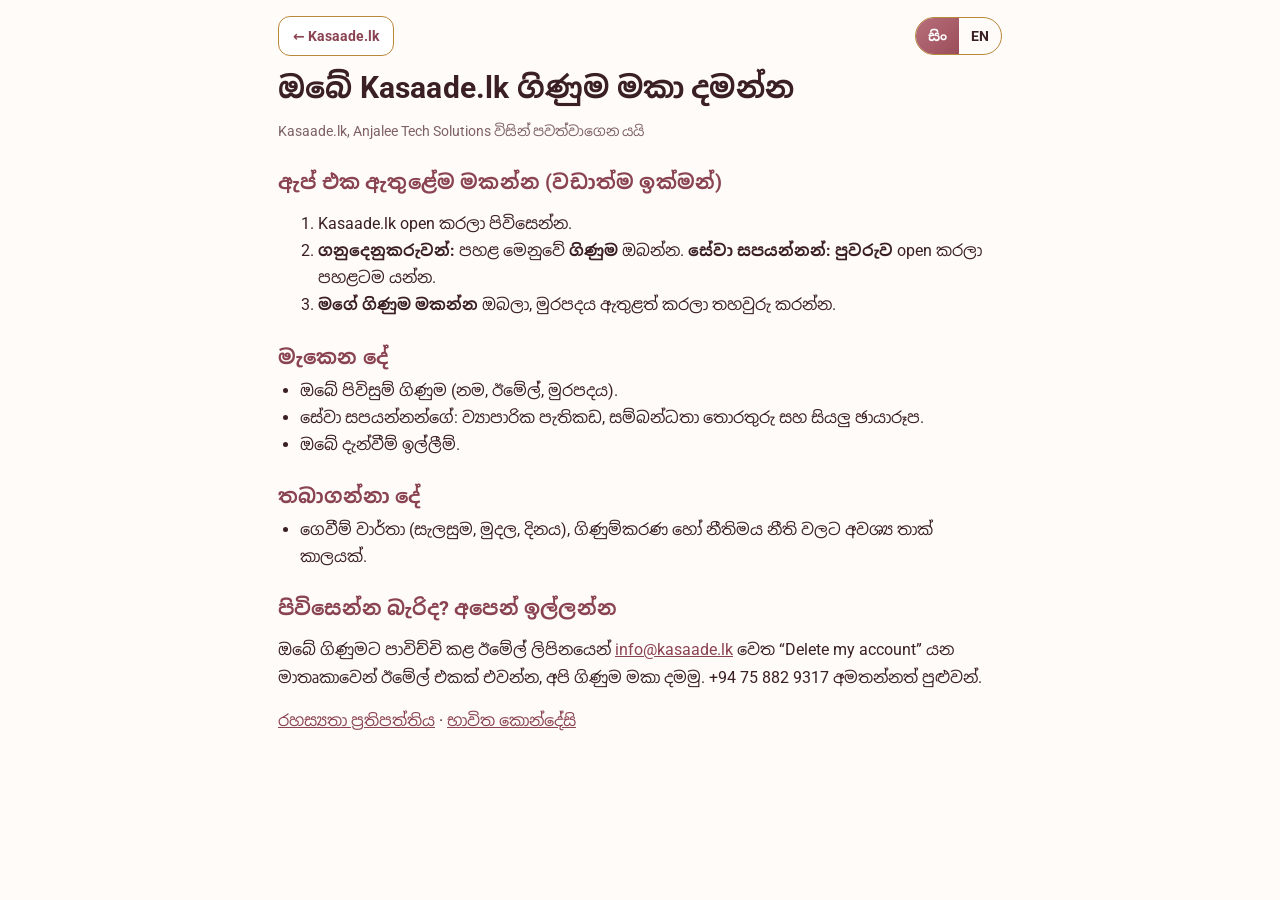
<file: delete-account.html>
<!DOCTYPE html>
<html lang="si">
<head>
<meta charset="utf-8">
<meta name="viewport" content="width=device-width, initial-scale=1, viewport-fit=cover">
<meta name="theme-color" content="#FFFBF9">
<title>Delete your account – Kasaade.lk</title>
<link rel="icon" href="rings.webp">
<link href="https://fonts.googleapis.com/css2?family=Noto+Sans+Sinhala:wght@400;600;700&family=Roboto:wght@400;500;700&display=swap" rel="stylesheet">
<link rel="stylesheet" href="styles.css">
<style>
body{background:var(--bg)}
.doc{max-width:760px;margin:0 auto;padding:16px 18px 60px}
.doc .top{display:flex;align-items:center;justify-content:space-between;gap:10px;margin-bottom:14px}
.doc h1{font-size:30px;line-height:1.2;margin:10px 0 4px}
.doc h2{font-size:20px;margin:26px 0 8px;color:var(--rose-d)}
.doc p,.doc li{line-height:1.7}
.doc ul{padding-left:22px;margin:6px 0}
.doc .meta{color:var(--muted);font-size:14px}
.doc .note{border:1px dashed var(--gold);border-radius:14px;padding:12px 14px;margin:16px 0;background:var(--blush2);font-size:14px}
[data-l]{display:none}
html[lang=si] [data-l=si],html[lang=en] [data-l=en]{display:block}
.doc a{color:var(--rose-d)}
</style>
</head>
<body>
<div class="doc">
 <div class="top"><a href="./" class="btn btn-ghost btn-sm" style="text-decoration:none">&larr; Kasaade.lk</a>
 <div class="seg"><button type="button" id="b-si">සිං</button><button type="button" id="b-en">EN</button></div></div>
 <div data-l="si">
<h1>ඔබේ Kasaade.lk ගිණුම මකා දමන්න</h1>
<p class="meta">Kasaade.lk, Anjalee Tech Solutions විසින් පවත්වාගෙන යයි</p>
<h2>ඇප් එක ඇතුළේම මකන්න (වඩාත්ම ඉක්මන්)</h2>
<ol>
<li>Kasaade.lk open කරලා පිවිසෙන්න.</li>
<li><b>ගනුදෙනුකරුවන්:</b> පහළ මෙනුවේ <b>ගිණුම</b> ඔබන්න. <b>සේවා සපයන්නන්:</b> <b>පුවරුව</b> open කරලා පහළටම යන්න.</li>
<li><b>මගේ ගිණුම මකන්න</b> ඔබලා, මුරපදය ඇතුළත් කරලා තහවුරු කරන්න.</li>
</ol>
<h2>මැකෙන දේ</h2>
<ul><li>ඔබේ පිවිසුම් ගිණුම (නම, ඊමේල්, මුරපදය).</li><li>සේවා සපයන්නන්ගේ: ව්‍යාපාරික පැතිකඩ, සම්බන්ධතා තොරතුරු සහ සියලු ඡායාරූප.</li><li>ඔබේ දැන්වීම් ඉල්ලීම්.</li></ul>
<h2>තබාගන්නා දේ</h2>
<ul><li>ගෙවීම් වාර්තා (සැලසුම, මුදල, දිනය), ගිණුම්කරණ හෝ නීතිමය නීති වලට අවශ්‍ය තාක් කාලයක්.</li></ul>
<h2>පිවිසෙන්න බැරිද? අපෙන් ඉල්ලන්න</h2>
<p>ඔබේ ගිණුමට පාවිච්චි කළ ඊමේල් ලිපිනයෙන් <a href="mailto:info@kasaade.lk">info@kasaade.lk</a> වෙත “Delete my account” යන මාතෘකාවෙන් ඊමේල් එකක් එවන්න, අපි ගිණුම මකා දමමු. +94 75 882 9317 අමතන්නත් පුළුවන්.</p>
<p><a href="privacy.html">රහස්‍යතා ප්‍රතිපත්තිය</a> · <a href="terms.html">භාවිත කොන්දේසි</a></p>
</div>
 <div data-l="en">
<h1>Delete your Kasaade.lk account</h1>
<p class="meta">Kasaade.lk, operated by Anjalee Tech Solutions</p>
<h2>Delete it yourself in the app (fastest)</h2>
<ol>
<li>Open Kasaade.lk and sign in.</li>
<li><b>Customers:</b> tap <b>Account</b> at the bottom. <b>Vendors:</b> open <b>Dashboard</b> and scroll to the bottom.</li>
<li>Tap <b>Delete my account</b>, enter your password, and confirm.</li>
</ol>
<h2>What is deleted</h2>
<ul><li>Your sign-in account (name, email, password).</li><li>For vendors: your business profile, contact details, and all photos.</li><li>Your advertisement requests.</li></ul>
<h2>What is kept</h2>
<ul><li>Payment records (plan, amount, date), for as long as accounting or legal rules require.</li></ul>
<h2>Cannot sign in? Ask us to delete it</h2>
<p>Email <a href="mailto:info@kasaade.lk">info@kasaade.lk</a> from the email address used for your account, with the subject “Delete my account”, and we will delete it. You can also call +94 75 882 9317.</p>
<p><a href="privacy.html">Privacy Policy</a> · <a href="terms.html">Terms of Use</a></p>
</div>
</div>
<script>
(function(){var L='si';try{L=localStorage.getItem('kasaade:lang')||'si'}catch(e){}
function set(l){document.documentElement.lang=l;try{localStorage.setItem('kasaade:lang',l)}catch(e){}
document.getElementById('b-si').className=l==='si'?'on':'';document.getElementById('b-en').className=l==='en'?'on':''}
document.getElementById('b-si').onclick=function(){set('si')};document.getElementById('b-en').onclick=function(){set('en')};set(L)})();
</script>
</body>
</html>
</file>
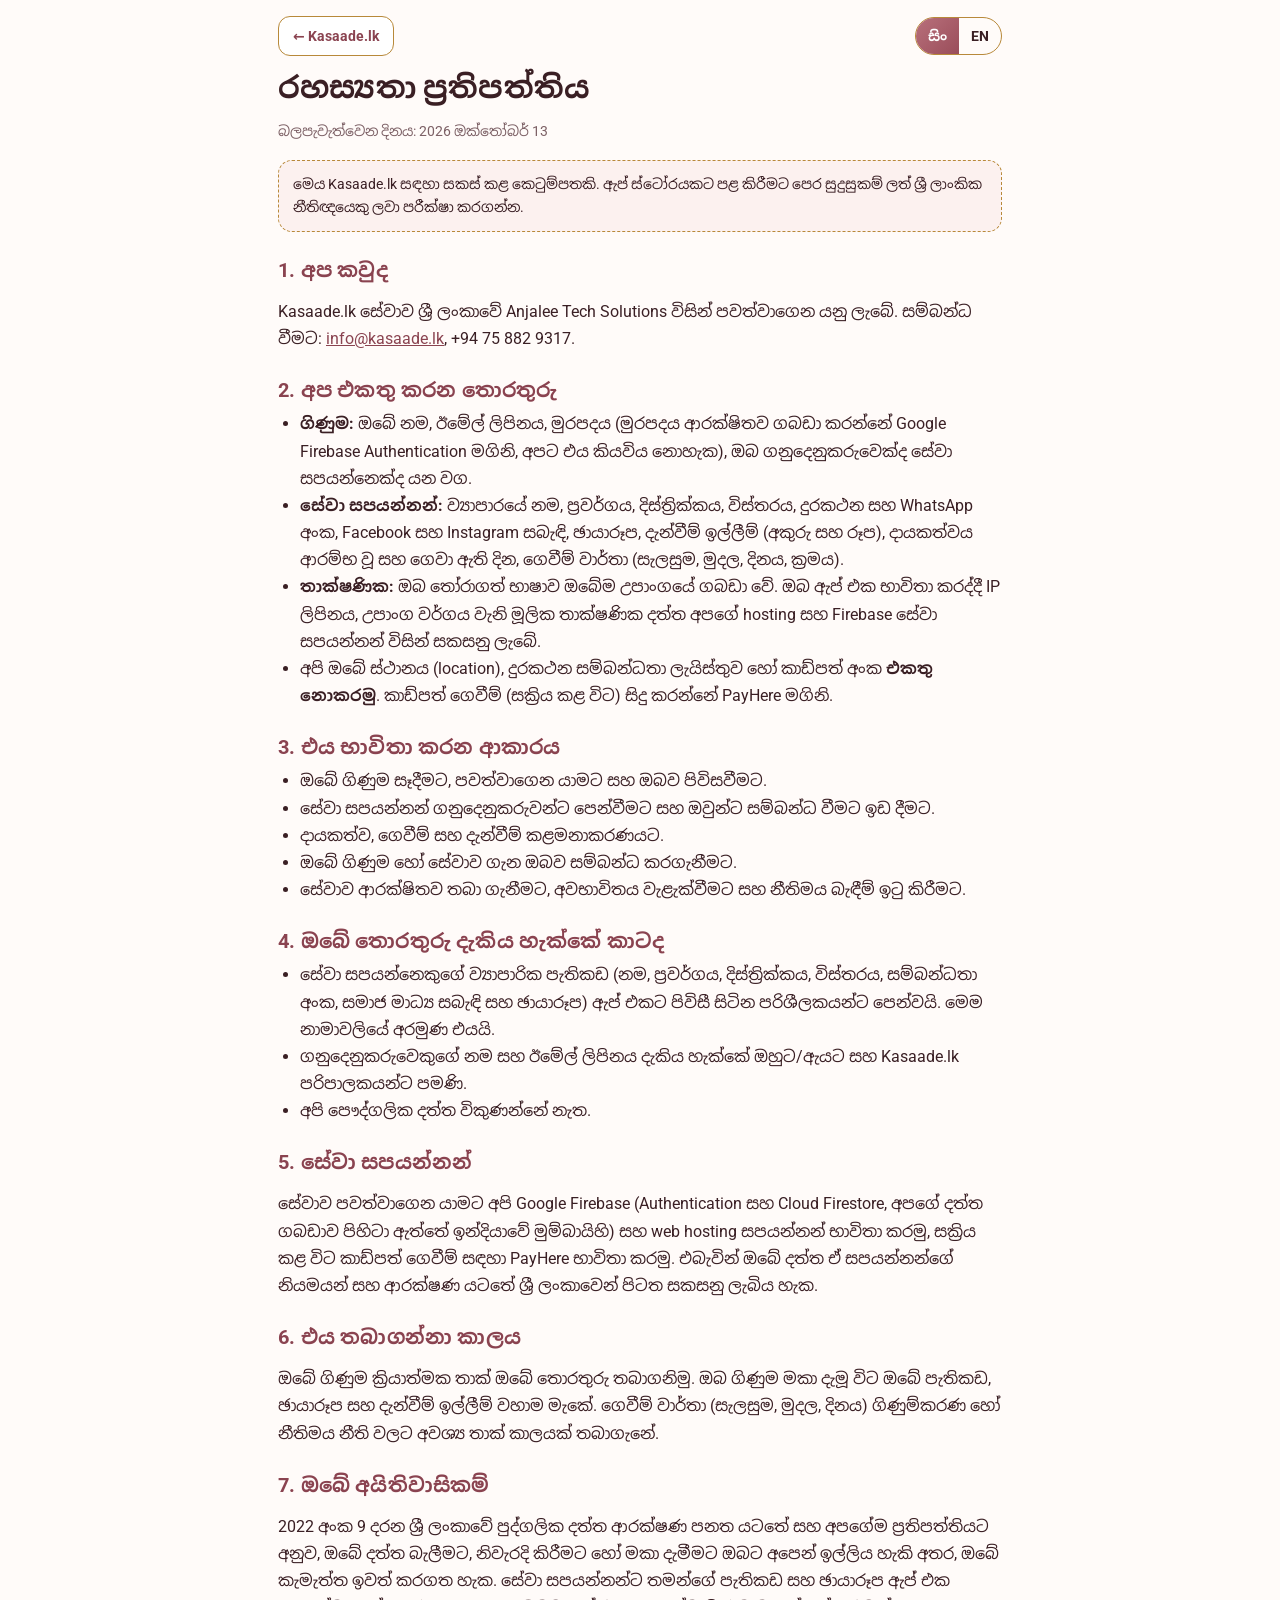
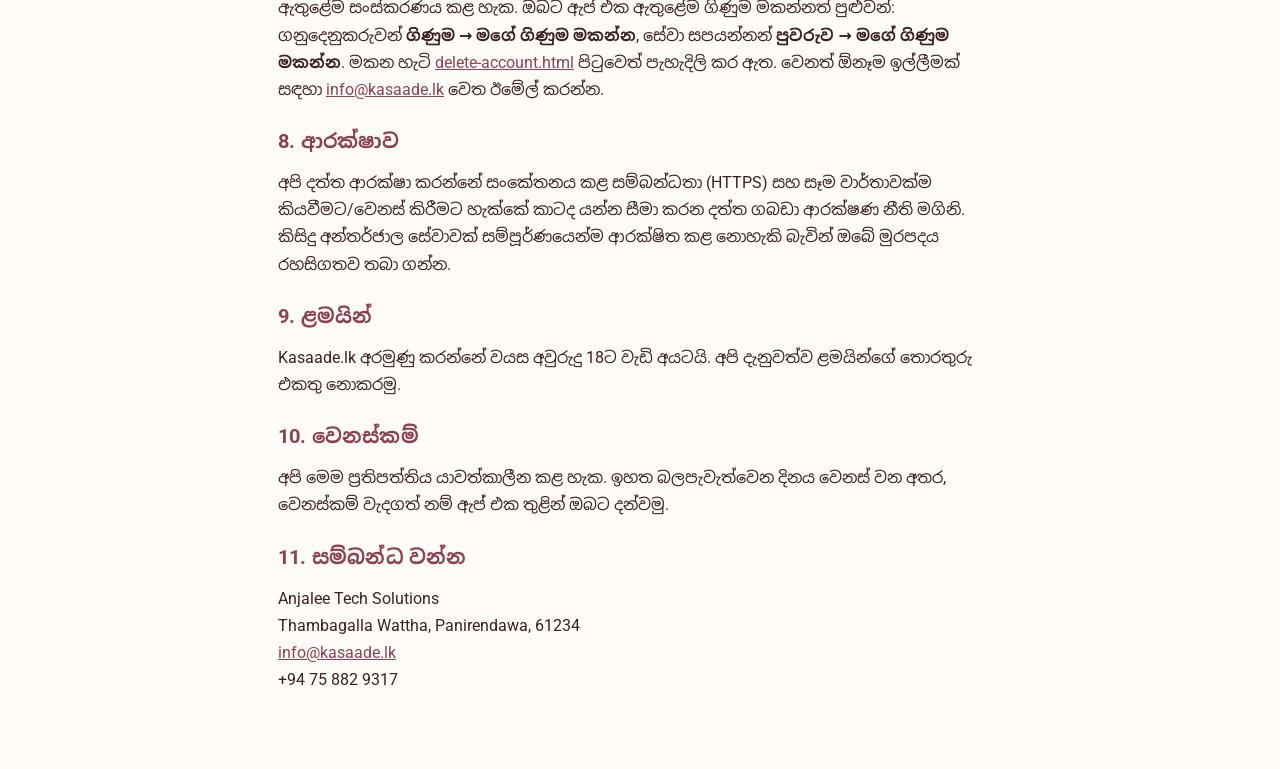
<file: privacy.html>
<!DOCTYPE html>
<html lang="si">
<head>
<meta charset="utf-8">
<meta name="viewport" content="width=device-width, initial-scale=1, viewport-fit=cover">
<meta name="theme-color" content="#FFFBF9">
<title>Privacy Policy – Kasaade.lk</title>
<link rel="icon" href="rings.webp">
<link href="https://fonts.googleapis.com/css2?family=Noto+Sans+Sinhala:wght@400;600;700&family=Roboto:wght@400;500;700&display=swap" rel="stylesheet">
<link rel="stylesheet" href="styles.css">
<style>
body{background:var(--bg)}
.doc{max-width:760px;margin:0 auto;padding:16px 18px 60px}
.doc .top{display:flex;align-items:center;justify-content:space-between;gap:10px;margin-bottom:14px}
.doc h1{font-size:30px;line-height:1.2;margin:10px 0 4px}
.doc h2{font-size:20px;margin:26px 0 8px;color:var(--rose-d)}
.doc p,.doc li{line-height:1.7}
.doc ul{padding-left:22px;margin:6px 0}
.doc .meta{color:var(--muted);font-size:14px}
.doc .note{border:1px dashed var(--gold);border-radius:14px;padding:12px 14px;margin:16px 0;background:var(--blush2);font-size:14px}
[data-l]{display:none}
html[lang=si] [data-l=si],html[lang=en] [data-l=en]{display:block}
.doc a{color:var(--rose-d)}
</style>
</head>
<body>
<div class="doc">
 <div class="top"><a href="./" class="btn btn-ghost btn-sm" style="text-decoration:none">&larr; Kasaade.lk</a>
 <div class="seg"><button type="button" id="b-si">සිං</button><button type="button" id="b-en">EN</button></div></div>
 <div data-l="si">
<h1>රහස්‍යතා ප්‍රතිපත්තිය</h1>
<p class="meta">බලපැවැත්වෙන දිනය: 2026 ඔක්තෝබර් 13</p>
<div class="note">මෙය Kasaade.lk සඳහා සකස් කළ කෙටුම්පතකි. ඇප් ස්ටෝරයකට පළ කිරීමට පෙර සුදුසුකම් ලත් ශ්‍රී ලාංකික නීතිඥයෙකු ලවා පරීක්ෂා කරගන්න.</div>
<h2>1. අප කවුද</h2>
<p>Kasaade.lk සේවාව ශ්‍රී ලංකාවේ Anjalee Tech Solutions විසින් පවත්වාගෙන යනු ලැබේ. සම්බන්ධ වීමට: <a href="mailto:info@kasaade.lk">info@kasaade.lk</a>, +94 75 882 9317.</p>
<h2>2. අප එකතු කරන තොරතුරු</h2>
<ul>
<li><b>ගිණුම:</b> ඔබේ නම, ඊමේල් ලිපිනය, මුරපදය (මුරපදය ආරක්ෂිතව ගබඩා කරන්නේ Google Firebase Authentication මගිනි, අපට එය කියවිය නොහැක), ඔබ ගනුදෙනුකරුවෙක්ද සේවා සපයන්නෙක්ද යන වග.</li>
<li><b>සේවා සපයන්නන්:</b> ව්‍යාපාරයේ නම, ප්‍රවර්ගය, දිස්ත්‍රික්කය, විස්තරය, දුරකථන සහ WhatsApp අංක, Facebook සහ Instagram සබැඳි, ඡායාරූප, දැන්වීම් ඉල්ලීම් (අකුරු සහ රූප), දායකත්වය ආරම්භ වූ සහ ගෙවා ඇති දින, ගෙවීම් වාර්තා (සැලසුම, මුදල, දිනය, ක්‍රමය).</li>
<li><b>තාක්ෂණික:</b> ඔබ තෝරාගත් භාෂාව ඔබේම උපාංගයේ ගබඩා වේ. ඔබ ඇප් එක භාවිතා කරද්දී IP ලිපිනය, උපාංග වර්ගය වැනි මූලික තාක්ෂණික දත්ත අපගේ hosting සහ Firebase සේවා සපයන්නන් විසින් සකසනු ලැබේ.</li>
<li>අපි ඔබේ ස්ථානය (location), දුරකථන සම්බන්ධතා ලැයිස්තුව හෝ කාඩ්පත් අංක <b>එකතු නොකරමු</b>. කාඩ්පත් ගෙවීම් (සක්‍රිය කළ විට) සිදු කරන්නේ PayHere මගිනි.</li>
</ul>
<h2>3. එය භාවිතා කරන ආකාරය</h2>
<ul><li>ඔබේ ගිණුම සෑදීමට, පවත්වාගෙන යාමට සහ ඔබව පිවිසවීමට.</li><li>සේවා සපයන්නන් ගනුදෙනුකරුවන්ට පෙන්වීමට සහ ඔවුන්ට සම්බන්ධ වීමට ඉඩ දීමට.</li><li>දායකත්ව, ගෙවීම් සහ දැන්වීම් කළමනාකරණයට.</li><li>ඔබේ ගිණුම හෝ සේවාව ගැන ඔබව සම්බන්ධ කරගැනීමට.</li><li>සේවාව ආරක්ෂිතව තබා ගැනීමට, අවභාවිතය වැළැක්වීමට සහ නීතිමය බැඳීම් ඉටු කිරීමට.</li></ul>
<h2>4. ඔබේ තොරතුරු දැකිය හැක්කේ කාටද</h2>
<ul><li>සේවා සපයන්නෙකුගේ ව්‍යාපාරික පැතිකඩ (නම, ප්‍රවර්ගය, දිස්ත්‍රික්කය, විස්තරය, සම්බන්ධතා අංක, සමාජ මාධ්‍ය සබැඳි සහ ඡායාරූප) ඇප් එකට පිවිසී සිටින පරිශීලකයන්ට පෙන්වයි. මෙම නාමාවලියේ අරමුණ එයයි.</li>
<li>ගනුදෙනුකරුවෙකුගේ නම සහ ඊමේල් ලිපිනය දැකිය හැක්කේ ඔහුට/ඇයට සහ Kasaade.lk පරිපාලකයන්ට පමණි.</li>
<li>අපි පෞද්ගලික දත්ත විකුණන්නේ නැත.</li></ul>
<h2>5. සේවා සපයන්නන්</h2>
<p>සේවාව පවත්වාගෙන යාමට අපි Google Firebase (Authentication සහ Cloud Firestore, අපගේ දත්ත ගබඩාව පිහිටා ඇත්තේ ඉන්දියාවේ මුම්බායිහි) සහ web hosting සපයන්නන් භාවිතා කරමු, සක්‍රිය කළ විට කාඩ්පත් ගෙවීම් සඳහා PayHere භාවිතා කරමු. එබැවින් ඔබේ දත්ත ඒ සපයන්නන්ගේ නියමයන් සහ ආරක්ෂණ යටතේ ශ්‍රී ලංකාවෙන් පිටත සකසනු ලැබිය හැක.</p>
<h2>6. එය තබාගන්නා කාලය</h2>
<p>ඔබේ ගිණුම ක්‍රියාත්මක තාක් ඔබේ තොරතුරු තබාගනිමු. ඔබ ගිණුම මකා දැමූ විට ඔබේ පැතිකඩ, ඡායාරූප සහ දැන්වීම් ඉල්ලීම් වහාම මැකේ. ගෙවීම් වාර්තා (සැලසුම, මුදල, දිනය) ගිණුම්කරණ හෝ නීතිමය නීති වලට අවශ්‍ය තාක් කාලයක් තබාගැනේ.</p>
<h2>7. ඔබේ අයිතිවාසිකම්</h2>
<p>2022 අංක 9 දරන ශ්‍රී ලංකාවේ පුද්ගලික දත්ත ආරක්ෂණ පනත යටතේ සහ අපගේම ප්‍රතිපත්තියට අනුව, ඔබේ දත්ත බැලීමට, නිවැරදි කිරීමට හෝ මකා දැමීමට ඔබට අපෙන් ඉල්ලිය හැකි අතර, ඔබේ කැමැත්ත ඉවත් කරගත හැක. සේවා සපයන්නන්ට තමන්ගේ පැතිකඩ සහ ඡායාරූප ඇප් එක ඇතුළේම සංස්කරණය කළ හැක. ඔබට ඇප් එක ඇතුළේම ගිණුම මකන්නත් පුළුවන්: ගනුදෙනුකරුවන් <b>ගිණුම → මගේ ගිණුම මකන්න</b>, සේවා සපයන්නන් <b>පුවරුව → මගේ ගිණුම මකන්න</b>. මකන හැටි <a href="delete-account.html">delete-account.html</a> පිටුවෙත් පැහැදිලි කර ඇත. වෙනත් ඕනෑම ඉල්ලීමක් සඳහා <a href="mailto:info@kasaade.lk">info@kasaade.lk</a> වෙත ඊමේල් කරන්න.</p>
<h2>8. ආරක්ෂාව</h2>
<p>අපි දත්ත ආරක්ෂා කරන්නේ සංකේතනය කළ සම්බන්ධතා (HTTPS) සහ සෑම වාර්තාවක්ම කියවීමට/වෙනස් කිරීමට හැක්කේ කාටද යන්න සීමා කරන දත්ත ගබඩා ආරක්ෂණ නීති මගිනි. කිසිදු අන්තර්ජාල සේවාවක් සම්පූර්ණයෙන්ම ආරක්ෂිත කළ නොහැකි බැවින් ඔබේ මුරපදය රහසිගතව තබා ගන්න.</p>
<h2>9. ළමයින්</h2>
<p>Kasaade.lk අරමුණු කරන්නේ වයස අවුරුදු 18ට වැඩි අයටයි. අපි දැනුවත්ව ළමයින්ගේ තොරතුරු එකතු නොකරමු.</p>
<h2>10. වෙනස්කම්</h2>
<p>අපි මෙම ප්‍රතිපත්තිය යාවත්කාලීන කළ හැක. ඉහත බලපැවැත්වෙන දිනය වෙනස් වන අතර, වෙනස්කම් වැදගත් නම් ඇප් එක තුළින් ඔබට දන්වමු.</p>
<h2>11. සම්බන්ධ වන්න</h2>
<p>Anjalee Tech Solutions<br>Thambagalla Wattha, Panirendawa, 61234<br><a href="mailto:info@kasaade.lk">info@kasaade.lk</a><br>+94 75 882 9317</p>
</div>
 <div data-l="en">
<h1>Privacy Policy</h1>
<p class="meta">Effective date: 13 October 2026</p>
<div class="note">Draft prepared for Kasaade.lk. Please have it reviewed by a qualified Sri Lankan lawyer before publishing in an app store.</div>
<h2>1. Who we are</h2>
<p>Kasaade.lk (“we”, “us”) is operated by Anjalee Tech Solutions, Sri Lanka. Contact: <a href="mailto:info@kasaade.lk">info@kasaade.lk</a>, +94 75 882 9317.</p>
<h2>2. Information we collect</h2>
<ul>
<li><b>Account:</b> your name, email address, and password (the password is stored securely by Google Firebase Authentication; we cannot read it), and whether you are a customer or a vendor.</li>
<li><b>Vendors:</b> business name, category, district, description, phone and WhatsApp numbers, Facebook and Instagram links, photos, advertising requests (text and images), subscription start and paid-until dates, and payment records (plan, amount, date, method).</li>
<li><b>Technical:</b> your language choice is stored on your own device. Basic technical data such as IP address and device type is processed by our hosting and Firebase providers when you use the app.</li>
<li>We do <b>not</b> collect your location, your phone contacts, or your card numbers. Card payments (when enabled) are handled by PayHere.</li>
</ul>
<h2>3. How we use it</h2>
<ul><li>To create and manage your account and to sign you in.</li><li>To show vendor listings to customers and to let customers contact vendors.</li><li>To manage subscriptions, payments and advertisements.</li><li>To contact you about your account or the service.</li><li>To keep the service secure, prevent abuse and meet legal obligations.</li></ul>
<h2>4. Who can see your information</h2>
<ul><li>A vendor’s business profile (name, category, district, description, contact numbers, social links and photos) is shown to signed-in users of the app. That is the purpose of the directory.</li>
<li>A customer’s name and email are visible only to that customer and to Kasaade.lk administrators.</li>
<li>We do not sell personal data.</li></ul>
<h2>5. Service providers</h2>
<p>We use Google Firebase (Authentication and Cloud Firestore, with our database located in Mumbai, India) and web hosting providers to run the service, and PayHere for card payments when enabled. Your data may therefore be processed outside Sri Lanka, under those providers’ own terms and safeguards.</p>
<h2>6. How long we keep it</h2>
<p>We keep your information while your account is active. When you delete your account, your profile, photos and advertisement requests are deleted immediately. Payment records (plan, amount, date) are kept as long as accounting or legal rules require.</p>
<h2>7. Your rights</h2>
<p>Under Sri Lanka’s Personal Data Protection Act, No. 9 of 2022, and our own practice, you may ask us to give you access to your data, correct it, or delete it, and you may withdraw your consent. Vendors can edit their profile and photos inside the app. You can also delete your account yourself inside the app: customers use <b>Account → Delete my account</b>, vendors use <b>Dashboard → Delete my account</b>. Deletion steps are also explained at <a href="delete-account.html">delete-account.html</a>. For any other request, email <a href="mailto:info@kasaade.lk">info@kasaade.lk</a>.</p>
<h2>8. Security</h2>
<p>We protect data with encrypted connections (HTTPS) and database security rules that limit who can read or change each record. No online service can be perfectly secure, so please keep your password private.</p>
<h2>9. Children</h2>
<p>Kasaade.lk is not intended for people under 18, and we do not knowingly collect their information.</p>
<h2>10. Changes</h2>
<p>We may update this policy. The effective date above will change, and we will tell you in the app if the changes are important.</p>
<h2>11. Contact</h2>
<p>Anjalee Tech Solutions<br>Thambagalla Wattha, Panirendawa, 61234<br><a href="mailto:info@kasaade.lk">info@kasaade.lk</a><br>+94 75 882 9317</p>
</div>
</div>
<script>
(function(){var L='si';try{L=localStorage.getItem('kasaade:lang')||'si'}catch(e){}
function set(l){document.documentElement.lang=l;try{localStorage.setItem('kasaade:lang',l)}catch(e){}
document.getElementById('b-si').className=l==='si'?'on':'';document.getElementById('b-en').className=l==='en'?'on':''}
document.getElementById('b-si').onclick=function(){set('si')};document.getElementById('b-en').onclick=function(){set('en')};set(L)})();
</script>
</body>
</html>
</file>
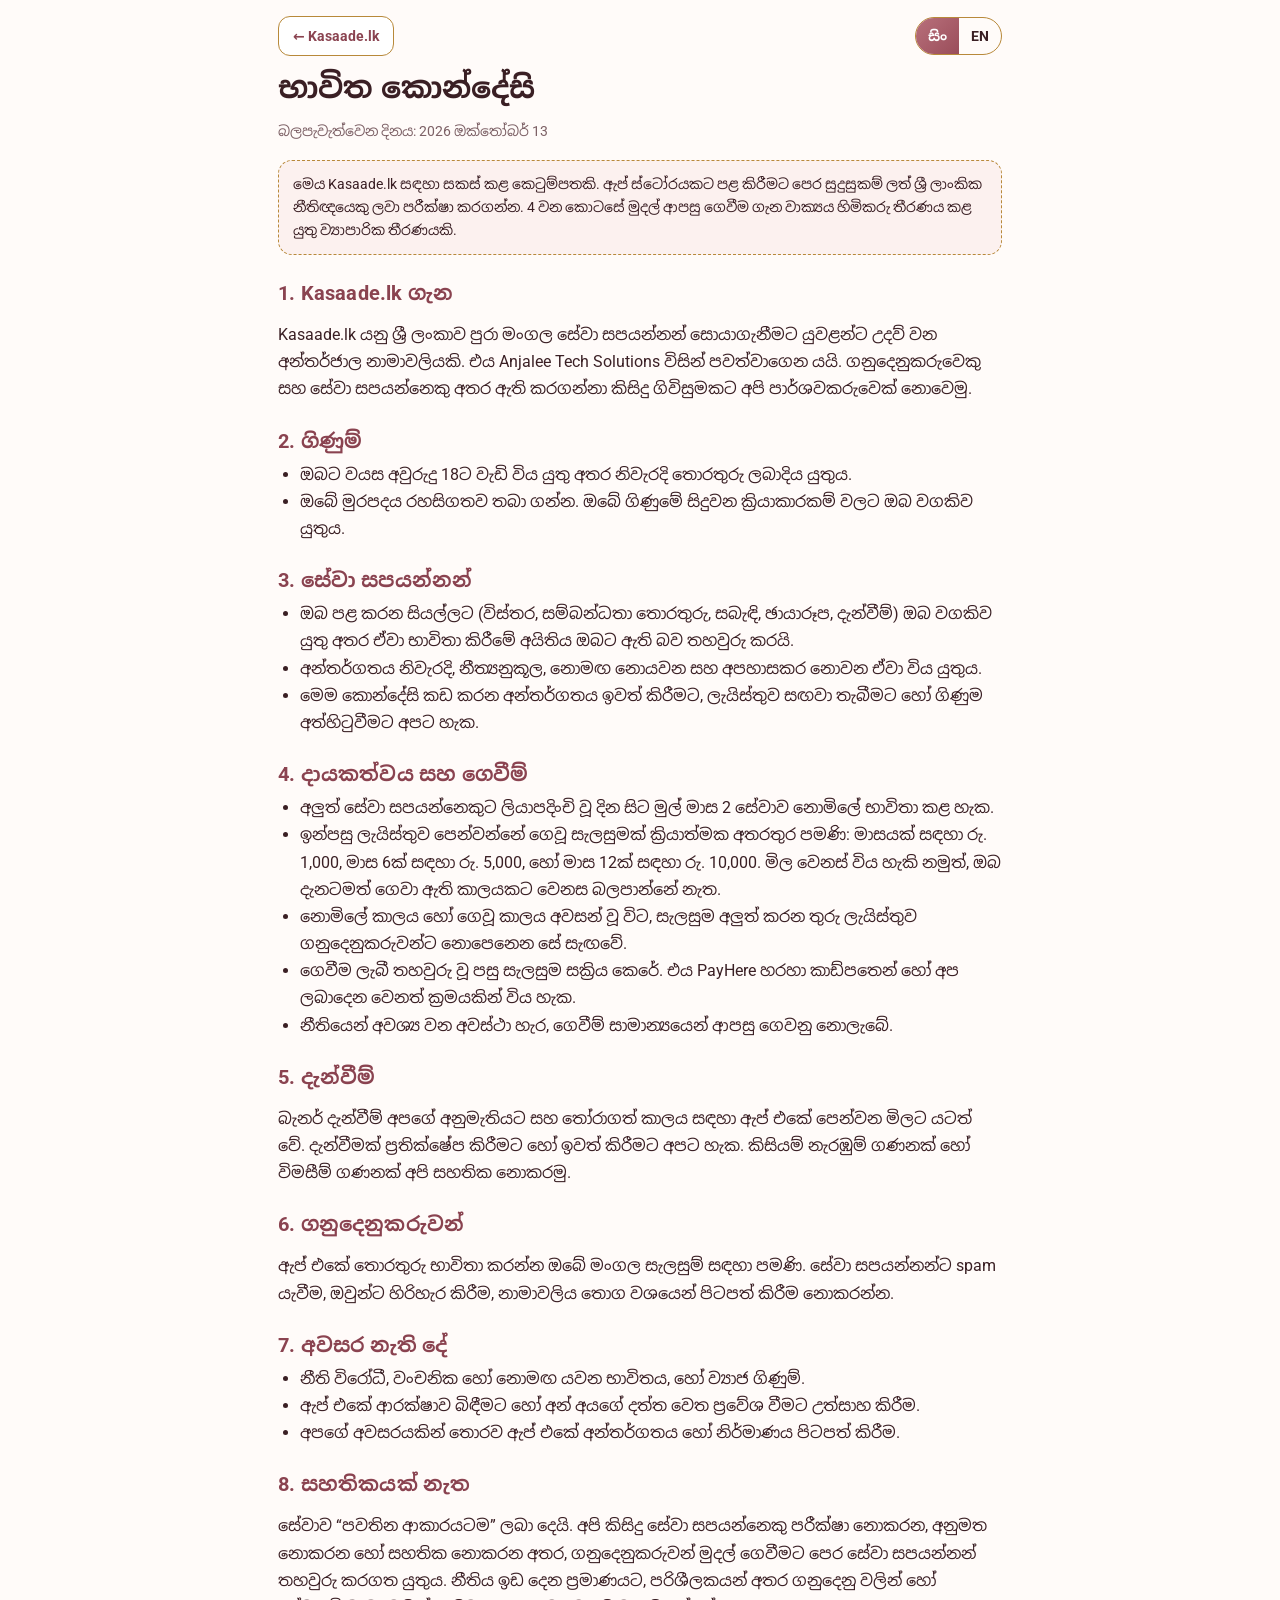
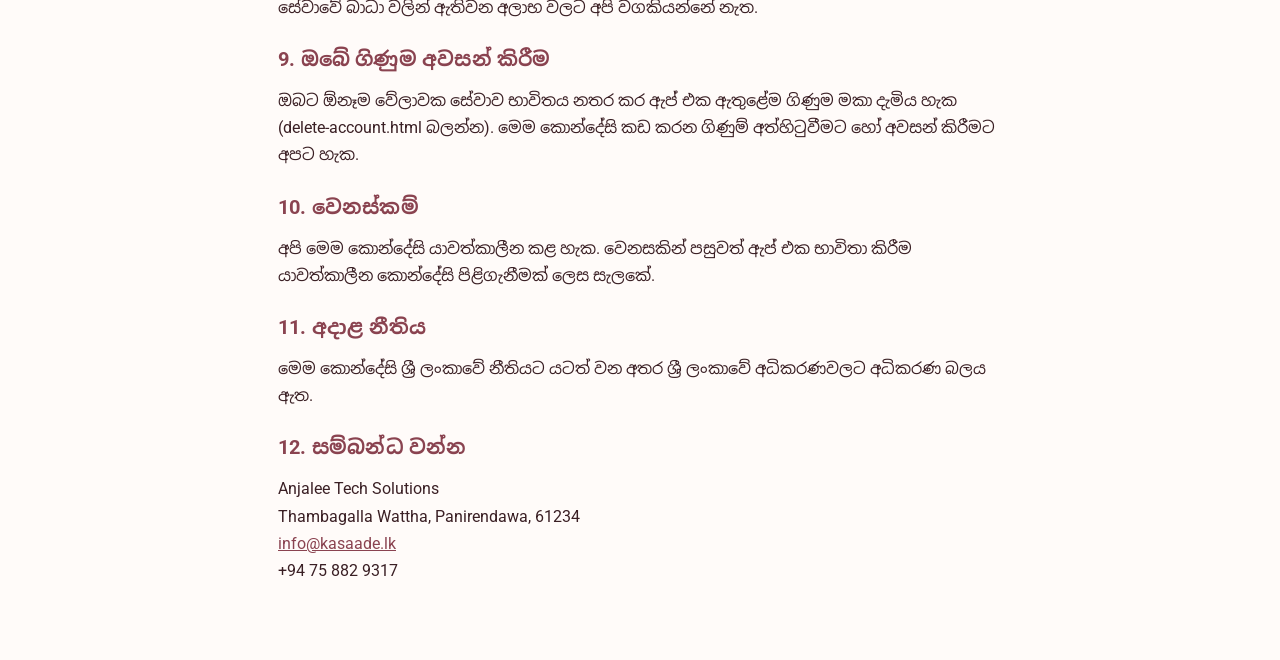
<file: terms.html>
<!DOCTYPE html>
<html lang="si">
<head>
<meta charset="utf-8">
<meta name="viewport" content="width=device-width, initial-scale=1, viewport-fit=cover">
<meta name="theme-color" content="#FFFBF9">
<title>Terms of Use – Kasaade.lk</title>
<link rel="icon" href="rings.webp">
<link href="https://fonts.googleapis.com/css2?family=Noto+Sans+Sinhala:wght@400;600;700&family=Roboto:wght@400;500;700&display=swap" rel="stylesheet">
<link rel="stylesheet" href="styles.css">
<style>
body{background:var(--bg)}
.doc{max-width:760px;margin:0 auto;padding:16px 18px 60px}
.doc .top{display:flex;align-items:center;justify-content:space-between;gap:10px;margin-bottom:14px}
.doc h1{font-size:30px;line-height:1.2;margin:10px 0 4px}
.doc h2{font-size:20px;margin:26px 0 8px;color:var(--rose-d)}
.doc p,.doc li{line-height:1.7}
.doc ul{padding-left:22px;margin:6px 0}
.doc .meta{color:var(--muted);font-size:14px}
.doc .note{border:1px dashed var(--gold);border-radius:14px;padding:12px 14px;margin:16px 0;background:var(--blush2);font-size:14px}
[data-l]{display:none}
html[lang=si] [data-l=si],html[lang=en] [data-l=en]{display:block}
.doc a{color:var(--rose-d)}
</style>
</head>
<body>
<div class="doc">
 <div class="top"><a href="./" class="btn btn-ghost btn-sm" style="text-decoration:none">&larr; Kasaade.lk</a>
 <div class="seg"><button type="button" id="b-si">සිං</button><button type="button" id="b-en">EN</button></div></div>
 <div data-l="si">
<h1>භාවිත කොන්දේසි</h1>
<p class="meta">බලපැවැත්වෙන දිනය: 2026 ඔක්තෝබර් 13</p>
<div class="note">මෙය Kasaade.lk සඳහා සකස් කළ කෙටුම්පතකි. ඇප් ස්ටෝරයකට පළ කිරීමට පෙර සුදුසුකම් ලත් ශ්‍රී ලාංකික නීතිඥයෙකු ලවා පරීක්ෂා කරගන්න. 4 වන කොටසේ මුදල් ආපසු ගෙවීම ගැන වාක්‍යය හිමිකරු තීරණය කළ යුතු ව්‍යාපාරික තීරණයකි.</div>
<h2>1. Kasaade.lk ගැන</h2>
<p>Kasaade.lk යනු ශ්‍රී ලංකාව පුරා මංගල සේවා සපයන්නන් සොයාගැනීමට යුවළන්ට උදව් වන අන්තර්ජාල නාමාවලියකි. එය Anjalee Tech Solutions විසින් පවත්වාගෙන යයි. ගනුදෙනුකරුවෙකු සහ සේවා සපයන්නෙකු අතර ඇති කරගන්නා කිසිදු ගිවිසුමකට අපි පාර්ශවකරුවෙක් නොවෙමු.</p>
<h2>2. ගිණුම්</h2>
<ul><li>ඔබට වයස අවුරුදු 18ට වැඩි විය යුතු අතර නිවැරදි තොරතුරු ලබාදිය යුතුය.</li><li>ඔබේ මුරපදය රහසිගතව තබා ගන්න. ඔබේ ගිණුමේ සිදුවන ක්‍රියාකාරකම් වලට ඔබ වගකිව යුතුය.</li></ul>
<h2>3. සේවා සපයන්නන්</h2>
<ul><li>ඔබ පළ කරන සියල්ලට (විස්තර, සම්බන්ධතා තොරතුරු, සබැඳි, ඡායාරූප, දැන්වීම්) ඔබ වගකිව යුතු අතර ඒවා භාවිතා කිරීමේ අයිතිය ඔබට ඇති බව තහවුරු කරයි.</li><li>අන්තර්ගතය නිවැරදි, නීත්‍යනුකූල, නොමඟ නොයවන සහ අපහාසකර නොවන ඒවා විය යුතුය.</li><li>මෙම කොන්දේසි කඩ කරන අන්තර්ගතය ඉවත් කිරීමට, ලැයිස්තුව සඟවා තැබීමට හෝ ගිණුම අත්හිටුවීමට අපට හැක.</li></ul>
<h2>4. දායකත්වය සහ ගෙවීම්</h2>
<ul><li>අලුත් සේවා සපයන්නෙකුට ලියාපදිංචි වූ දින සිට මුල් මාස 2 සේවාව නොමිලේ භාවිතා කළ හැක.</li><li>ඉන්පසු ලැයිස්තුව පෙන්වන්නේ ගෙවූ සැලසුමක් ක්‍රියාත්මක අතරතුර පමණි: මාසයක් සඳහා රු. 1,000, මාස 6ක් සඳහා රු. 5,000, හෝ මාස 12ක් සඳහා රු. 10,000. මිල වෙනස් විය හැකි නමුත්, ඔබ දැනටමත් ගෙවා ඇති කාලයකට වෙනස බලපාන්නේ නැත.</li><li>නොමිලේ කාලය හෝ ගෙවූ කාලය අවසන් වූ විට, සැලසුම අලුත් කරන තුරු ලැයිස්තුව ගනුදෙනුකරුවන්ට නොපෙනෙන සේ සැඟවේ.</li><li>ගෙවීම ලැබී තහවුරු වූ පසු සැලසුම සක්‍රිය කෙරේ. එය PayHere හරහා කාඩ්පතෙන් හෝ අප ලබාදෙන වෙනත් ක්‍රමයකින් විය හැක.</li><li>නීතියෙන් අවශ්‍ය වන අවස්ථා හැර, ගෙවීම් සාමාන්‍යයෙන් ආපසු ගෙවනු නොලැබේ.</li></ul>
<h2>5. දැන්වීම්</h2>
<p>බැනර් දැන්වීම් අපගේ අනුමැතියට සහ තෝරාගත් කාලය සඳහා ඇප් එකේ පෙන්වන මිලට යටත් වේ. දැන්වීමක් ප්‍රතික්ෂේප කිරීමට හෝ ඉවත් කිරීමට අපට හැක. කිසියම් නැරඹුම් ගණනක් හෝ විමසීම් ගණනක් අපි සහතික නොකරමු.</p>
<h2>6. ගනුදෙනුකරුවන්</h2>
<p>ඇප් එකේ තොරතුරු භාවිතා කරන්න ඔබේ මංගල සැලසුම් සඳහා පමණි. සේවා සපයන්නන්ට spam යැවීම, ඔවුන්ට හිරිහැර කිරීම, නාමාවලිය තොග වශයෙන් පිටපත් කිරීම නොකරන්න.</p>
<h2>7. අවසර නැති දේ</h2>
<ul><li>නීති විරෝධී, වංචනික හෝ නොමඟ යවන භාවිතය, හෝ ව්‍යාජ ගිණුම්.</li><li>ඇප් එකේ ආරක්ෂාව බිඳීමට හෝ අන් අයගේ දත්ත වෙත ප්‍රවේශ වීමට උත්සාහ කිරීම.</li><li>අපගේ අවසරයකින් තොරව ඇප් එකේ අන්තර්ගතය හෝ නිර්මාණය පිටපත් කිරීම.</li></ul>
<h2>8. සහතිකයක් නැත</h2>
<p>සේවාව “පවතින ආකාරයටම” ලබා දෙයි. අපි කිසිදු සේවා සපයන්නෙකු පරීක්ෂා නොකරන, අනුමත නොකරන හෝ සහතික නොකරන අතර, ගනුදෙනුකරුවන් මුදල් ගෙවීමට පෙර සේවා සපයන්නන් තහවුරු කරගත යුතුය. නීතිය ඉඩ දෙන ප්‍රමාණයට, පරිශීලකයන් අතර ගනුදෙනු වලින් හෝ සේවාවේ බාධා වලින් ඇතිවන අලාභ වලට අපි වගකියන්නේ නැත.</p>
<h2>9. ඔබේ ගිණුම අවසන් කිරීම</h2>
<p>ඔබට ඕනෑම වේලාවක සේවාව භාවිතය නතර කර ඇප් එක ඇතුළේම ගිණුම මකා දැමිය හැක (delete-account.html බලන්න). මෙම කොන්දේසි කඩ කරන ගිණුම් අත්හිටුවීමට හෝ අවසන් කිරීමට අපට හැක.</p>
<h2>10. වෙනස්කම්</h2>
<p>අපි මෙම කොන්දේසි යාවත්කාලීන කළ හැක. වෙනසකින් පසුවත් ඇප් එක භාවිතා කිරීම යාවත්කාලීන කොන්දේසි පිළිගැනීමක් ලෙස සැලකේ.</p>
<h2>11. අදාළ නීතිය</h2>
<p>මෙම කොන්දේසි ශ්‍රී ලංකාවේ නීතියට යටත් වන අතර ශ්‍රී ලංකාවේ අධිකරණවලට අධිකරණ බලය ඇත.</p>
<h2>12. සම්බන්ධ වන්න</h2>
<p>Anjalee Tech Solutions<br>Thambagalla Wattha, Panirendawa, 61234<br><a href="mailto:info@kasaade.lk">info@kasaade.lk</a><br>+94 75 882 9317</p>
</div>
 <div data-l="en">
<h1>Terms of Use</h1>
<p class="meta">Effective date: 13 October 2026</p>
<div class="note">Draft prepared for Kasaade.lk. Please have it reviewed by a qualified Sri Lankan lawyer before publishing in an app store. The refund wording in section 4 is a business decision for the owner to confirm.</div>
<h2>1. About Kasaade.lk</h2>
<p>Kasaade.lk is an online directory that helps couples find wedding service providers across Sri Lanka. It is operated by Anjalee Tech Solutions. We are not a party to any agreement between a customer and a vendor.</p>
<h2>2. Accounts</h2>
<ul><li>You must be at least 18 and give accurate information.</li><li>Keep your password private. You are responsible for activity on your account.</li></ul>
<h2>3. Vendors</h2>
<ul><li>You are responsible for everything you post (descriptions, contact details, links, photos, advertisements) and you confirm you have the right to use it.</li><li>Content must be accurate, lawful, not misleading and not offensive.</li><li>We may remove content, hide a listing or suspend an account that breaks these terms.</li></ul>
<h2>4. Subscription and payment</h2>
<ul><li>A new vendor can use the service free for the first 2 months from sign-up.</li><li>After that, the listing is shown only while a paid plan is active: LKR 1,000 for 1 month, LKR 5,000 for 6 months, or LKR 10,000 for 12 months. Prices may change; a change does not affect a period you have already paid for.</li><li>When the free period or paid period ends, the listing is hidden from customers until the plan is renewed.</li><li>A plan is activated once payment is received and confirmed, by card through PayHere or by another method we offer.</li><li>Payments are generally non-refundable, except where the law requires otherwise.</li></ul>
<h2>5. Advertising</h2>
<p>Banner advertisements are subject to our approval and to the price shown in the app for the chosen period. We may reject or remove an advertisement. We do not guarantee any number of views or enquiries.</p>
<h2>6. Customers</h2>
<p>Use the information in the app for your own wedding planning. Do not send spam to vendors, harass them, or copy the directory in bulk.</p>
<h2>7. Not allowed</h2>
<ul><li>Unlawful, fraudulent or misleading use, or fake accounts.</li><li>Trying to break the security of the app or access other people’s data.</li><li>Scraping or copying the app’s content or design without our permission.</li></ul>
<h2>8. No guarantee</h2>
<p>The service is provided “as is”. We do not check, endorse or guarantee any vendor, and customers should verify vendors before paying them. To the extent the law allows, we are not liable for losses arising from dealings between users or from interruptions to the service.</p>
<h2>9. Ending your account</h2>
<p>You may stop using the service at any time and delete your account inside the app (see delete-account.html). We may suspend or end accounts that break these terms.</p>
<h2>10. Changes</h2>
<p>We may update these terms. Continuing to use the app after a change means you accept the updated terms.</p>
<h2>11. Governing law</h2>
<p>These terms are governed by the laws of Sri Lanka, and the courts of Sri Lanka have jurisdiction.</p>
<h2>12. Contact</h2>
<p>Anjalee Tech Solutions<br>Thambagalla Wattha, Panirendawa, 61234<br><a href="mailto:info@kasaade.lk">info@kasaade.lk</a><br>+94 75 882 9317</p>
</div>
</div>
<script>
(function(){var L='si';try{L=localStorage.getItem('kasaade:lang')||'si'}catch(e){}
function set(l){document.documentElement.lang=l;try{localStorage.setItem('kasaade:lang',l)}catch(e){}
document.getElementById('b-si').className=l==='si'?'on':'';document.getElementById('b-en').className=l==='en'?'on':''}
document.getElementById('b-si').onclick=function(){set('si')};document.getElementById('b-en').onclick=function(){set('en')};set(L)})();
</script>
</body>
</html>
</file>
<file: styles.css>
:root{
  --bg:#FFFBF9; --blush:#F8E6E3; --blush2:#FCF1EF; --rose:#A95A66; --rose-d:#8A4350;
  --gold:#B8893A; --gold-l:#E2BE78; --ink:#3A1F24; --muted:#7D6166; --line:#EBD3CE;
  --ok:#2F7A4F; --warn:#9A5B00; --bad:#B3363F;
  --grad-gold:linear-gradient(135deg,#B8893A 0%,#E2BE78 50%,#B8893A 100%);
  --grad-rose:linear-gradient(135deg,#B8707B 0%,#9A4D5A 100%);
  --f-body:'Roboto','Noto Sans Sinhala',system-ui,-apple-system,'Segoe UI',Roboto,sans-serif;
  --f-head:'Roboto','Noto Sans Sinhala',system-ui,-apple-system,'Segoe UI',sans-serif;
  box-sizing:border-box;
  padding-top:env(safe-area-inset-top,0px);
  padding-bottom:env(safe-area-inset-bottom,0px);
}
html{scroll-padding-top:env(safe-area-inset-top,0px);-webkit-text-size-adjust:100%}
*,*::before,*::after{box-sizing:border-box}
html,body{min-height:100%}
body{margin:0;background:radial-gradient(circle at 20% 0%,#F8E6E3,#F3D9D4 60%,#EBCFC9);font-family:var(--f-body);color:var(--ink);line-height:1.5;font-size:16px}
:lang(si) body,html[lang=si] body{line-height:1.65}
#app{max-width:480px;margin:0 auto;min-height:100vh;background:var(--bg);position:relative;box-shadow:0 0 0 1px var(--line),0 10px 50px rgba(120,60,70,.12);padding-bottom:calc(76px + env(safe-area-inset-bottom,0px))}
button{font-family:inherit;color:inherit}
img{max-width:100%}
:focus-visible{outline:3px solid var(--gold);outline-offset:2px}
h1,h2,h3{font-family:var(--f-head);margin:0;font-weight:700;letter-spacing:.2px}
h2{font-size:24px;line-height:1.2}
h3{font-size:19px}
.main{padding:14px 16px 24px}
.muted{color:var(--muted)}
.sec{margin:26px 0 12px;display:flex;align-items:baseline;justify-content:space-between;gap:10px}
.sec h2{background:var(--grad-gold);-webkit-background-clip:text;background-clip:text;color:transparent}
.sec a,.sec button.link{font-size:14px}
.link{background:none;border:0;color:var(--rose-d);text-decoration:underline;text-underline-offset:3px;font-size:14px;cursor:pointer;padding:8px}

/* header */
.hdr{position:sticky;top:env(safe-area-inset-top,0px);z-index:20;display:flex;align-items:center;justify-content:space-between;gap:10px;padding:10px 14px;background:rgba(255,251,249,.94);backdrop-filter:blur(8px);border-bottom:1px solid var(--line)}
.brand{display:flex;align-items:center;gap:8px;font-family:var(--f-head);font-weight:700;font-size:25px;background:var(--grad-gold);-webkit-background-clip:text;background-clip:text;color:transparent;line-height:1}
.brand img{height:30px;width:auto}
.hdr .ttl{font-family:var(--f-head);font-weight:700;font-size:21px;flex:1;white-space:nowrap;overflow:hidden;text-overflow:ellipsis}
.ib{width:44px;height:44px;border-radius:50%;border:1px solid var(--line);background:#fff;display:grid;place-items:center;cursor:pointer;flex:none}
.seg{display:flex;border:1.5px solid var(--gold);border-radius:999px;overflow:hidden;flex:none}
.seg button{border:0;background:transparent;padding:7px 12px;font-weight:700;font-size:14px;cursor:pointer;min-height:36px}
.seg button.on{background:var(--grad-rose);color:#fff}

/* nav */
.nav{position:fixed;bottom:0;left:50%;transform:translateX(-50%);width:100%;max-width:480px;z-index:30;display:flex;background:rgba(255,251,249,.97);border-top:1px solid var(--line);padding:6px 4px calc(6px + env(safe-area-inset-bottom,0px));backdrop-filter:blur(8px)}
.nav button{flex:1;border:0;background:none;display:flex;flex-direction:column;align-items:center;gap:2px;font-size:12px;font-weight:600;color:var(--muted);padding:6px 2px;min-height:52px;cursor:pointer}
.nav button.on{color:var(--rose-d)}
.nav button.on svg{stroke:var(--gold)}

/* buttons */
.btn{display:inline-flex;align-items:center;justify-content:center;gap:8px;min-height:48px;padding:0 20px;border-radius:14px;border:0;font:700 16px var(--f-body);cursor:pointer;text-decoration:none;text-align:center}
.btn-primary{background:var(--grad-rose);color:#fff}
.btn-ghost{background:#fff;border:1.5px solid var(--gold);color:var(--rose-d)}
.btn-block{width:100%}
.btn-sm{min-height:40px;font-size:14px;padding:0 14px;border-radius:12px}
.btn-bad{background:#fff;border:1.5px solid var(--bad);color:var(--bad)}
.btn-ok{background:var(--ok);color:#fff}
.btn:active{transform:scale(.98)}

/* forms */
.form{display:flex;flex-direction:column;gap:14px}
.f label{display:block;font-weight:600;font-size:14px;margin-bottom:5px}
.f input,.f select,.f textarea{width:100%;min-height:48px;border:1.5px solid var(--line);border-radius:12px;padding:10px 14px;font:400 16px var(--f-body);background:#fff;color:var(--ink)}
.f textarea{min-height:110px;resize:vertical}
.f input:focus,.f select:focus,.f textarea:focus{border-color:var(--rose);outline:none;box-shadow:0 0 0 3px rgba(169,90,102,.18)}
.err{color:var(--bad);font-size:14px;min-height:0}
.hint{font-size:13px;color:var(--muted)}

/* splash */
.splash{position:fixed;inset:0;z-index:100;display:flex;flex-direction:column;align-items:center;justify-content:center;background:radial-gradient(circle at 50% 42%,#fff 0%,#FDF3F1 55%,#F8E6E3 100%)}
.sp-logo{position:relative;width:min(80vw,400px);animation:logoIn 1.5s cubic-bezier(.2,.7,.2,1) both}
.sp-logo img{display:block;width:100%;height:auto}
.sheen{position:absolute;inset:0;background:linear-gradient(105deg,transparent 38%,rgba(255,255,255,.95) 50%,transparent 62%) 130% 0/260% 100% no-repeat;-webkit-mask:var(--logo) center/contain no-repeat;mask:var(--logo) center/contain no-repeat;animation:sheen 1.5s 1.2s ease-out both}
.sp-bar{margin-top:30px;width:120px;height:2px;background:var(--line);border-radius:2px;overflow:hidden}
.sp-bar i{display:block;height:100%;width:100%;background:var(--grad-gold);transform-origin:left;animation:fill 3s linear both}
@keyframes logoIn{from{opacity:0;transform:translateY(16px) scale(.95);filter:blur(6px)}to{opacity:1;transform:none;filter:none}}
@keyframes sheen{from{background-position:130% 0}to{background-position:-30% 0}}
@keyframes fill{from{transform:scaleX(0)}to{transform:scaleX(1)}}
@keyframes fadeUp{from{opacity:0;transform:translateY(10px)}to{opacity:1;transform:none}}

/* auth */
.auth{padding:6px 4px 20px;display:flex;flex-direction:column;gap:16px}
.auth-logo{width:78%;max-width:320px;margin:4px auto 0;display:block}
.seg2{display:flex;background:var(--blush2);border:1px solid var(--line);border-radius:14px;padding:4px}
.seg2 button{flex:1;border:0;background:transparent;min-height:44px;border-radius:11px;font-weight:700;cursor:pointer;color:var(--muted)}
.seg2 button.on{background:#fff;color:var(--rose-d);box-shadow:0 1px 6px rgba(120,60,70,.15)}
.roles{display:grid;grid-template-columns:1fr 1fr;gap:10px}
.role{border:1.5px solid var(--line);background:#fff;border-radius:16px;padding:12px;text-align:left;cursor:pointer;display:flex;flex-direction:column;gap:3px}
.role b{font-family:var(--f-head);font-size:19px}
.role span{font-size:13px;color:var(--muted);line-height:1.35}
.role.on{border-color:var(--gold);background:linear-gradient(180deg,#fff,#FBF1DF)}

/* banners */
.banner{position:relative;border-radius:20px;overflow:hidden}
.bn-track{display:flex;overflow-x:auto;scroll-snap-type:x mandatory;scrollbar-width:none}
.bn-track::-webkit-scrollbar{display:none}
.bn{flex:0 0 100%;scroll-snap-align:start;min-height:150px;padding:20px 20px 28px;color:#fff;position:relative;display:flex;flex-direction:column;justify-content:flex-end;gap:4px;text-align:left;border:0;cursor:default;background:var(--grad-rose);background-size:cover;background-position:center;overflow:hidden}
.bn.g1{background:linear-gradient(135deg,#9A4D5A,#C58A92)}
.bn.g2{background:linear-gradient(135deg,#8F6420,#D2A650)}
.bn.g3{background:linear-gradient(135deg,#7E3B49,#B8893A)}
.bn::before{content:"";position:absolute;right:-18px;top:-10px;width:130px;height:96px;background:var(--rings) center/contain no-repeat;opacity:.28}
.bn.img::after{content:"";position:absolute;inset:0;background:linear-gradient(0deg,rgba(40,15,20,.72),rgba(40,15,20,0) 70%)}
.bn>*{position:relative;z-index:1}
.bn h3{font-size:24px;line-height:1.15;text-shadow:0 1px 6px rgba(0,0,0,.25)}
.bn p{margin:0;font-size:14px;opacity:.95}
.bn .spon{position:absolute;top:10px;left:14px;font-size:11px;background:rgba(255,255,255,.22);padding:2px 9px;border-radius:999px;z-index:2}
.bn[data-act]{cursor:pointer}
.dots{position:absolute;bottom:9px;left:0;right:0;display:flex;justify-content:center;gap:6px;z-index:3}
.dots i{width:6px;height:6px;border-radius:50%;background:rgba(255,255,255,.55)}
.dots i.on{background:#fff;width:18px;border-radius:4px}

/* search + tiles */
.search{position:relative;margin-top:14px}
.search input{width:100%;min-height:50px;border:1.5px solid var(--line);border-radius:999px;padding:0 18px 0 46px;font:400 16px var(--f-body);background:#fff}
.search svg{position:absolute;left:15px;top:14px;stroke:var(--gold)}
.search input:focus{outline:none;border-color:var(--rose)}
.tiles{display:grid;grid-template-columns:1fr 1fr;gap:10px}
.tile{border:1px solid var(--line);background:linear-gradient(180deg,#fff,var(--blush2));border-radius:18px;padding:14px 12px;display:flex;align-items:center;gap:10px;text-align:left;cursor:pointer;min-height:70px}
.tile .em{width:42px;height:42px;border-radius:50%;border:1.5px solid var(--gold-l);background:#fff;display:grid;place-items:center;font-size:21px;flex:none}
.tile b{font-size:15px;line-height:1.25;font-weight:600}
.tile small{display:block;color:var(--muted);font-size:12px}
.tile:active{background:var(--blush)}
.chips{display:flex;gap:8px;overflow-x:auto;padding:2px 2px 8px;scrollbar-width:none}
.chips::-webkit-scrollbar{display:none}
.chip{flex:none;border:1.5px solid var(--line);background:#fff;border-radius:999px;padding:8px 15px;font-size:14px;font-weight:600;cursor:pointer;min-height:40px}
.chip.on{background:var(--grad-rose);border-color:transparent;color:#fff}
.tag{display:inline-block;font-size:12px;font-weight:600;padding:2px 10px;border-radius:999px;background:var(--blush);color:var(--rose-d)}
.tag.ghost{background:#fff;border:1px solid var(--line);color:var(--muted)}
.tag.ok{background:#DDF1E5;color:var(--ok)}
.tag.warn{background:#FFEBC9;color:var(--warn)}
.tag.bad{background:#FADADD;color:var(--bad)}

/* vendor rows */
.vlist{display:flex;flex-direction:column}
.vrow{display:flex;align-items:center;gap:12px;padding:12px 0;border:0;border-bottom:1px solid var(--line);background:none;text-align:left;width:100%;cursor:pointer}
.vrow img{width:76px;height:76px;border-radius:14px;object-fit:cover;flex:none;background:var(--blush)}
.vrow h3{font-size:20px;line-height:1.2;margin-bottom:5px}
.vrow .tags{display:flex;flex-wrap:wrap;gap:5px}
.vrow>div{flex:1;min-width:0}
.chev{color:var(--gold);font-size:26px;flex:none}
.empty{text-align:center;color:var(--muted);padding:30px 10px}

/* vendor profile */
.gal{position:relative;margin:-14px -16px 0;background:var(--blush)}
.gal-track{display:flex;overflow-x:auto;scroll-snap-type:x mandatory;scrollbar-width:none}
.gal-track::-webkit-scrollbar{display:none}
.gal-track img{flex:0 0 100%;scroll-snap-align:center;aspect-ratio:4/3;object-fit:cover;width:100%}
.gal-count{position:absolute;right:12px;bottom:12px;background:rgba(40,15,20,.65);color:#fff;font-size:13px;padding:3px 11px;border-radius:999px}
.contact{display:grid;grid-template-columns:repeat(3,1fr);gap:8px;margin:16px 0 8px}
.cbtn{display:flex;flex-direction:column;align-items:center;gap:4px;padding:12px 4px;border-radius:16px;color:#fff;text-decoration:none;font-weight:700;font-size:14px;min-height:68px;justify-content:center}
.cbtn.wa{background:#1F8F4E}.cbtn.tel{background:var(--grad-rose)}.cbtn.fb{background:#1D6FE0}
.orn{height:1px;background:var(--grad-gold);margin:18px 0;opacity:.7}

/* status cards */
.stat{border-radius:20px;padding:18px;color:#fff;background:var(--grad-rose);display:flex;flex-direction:column;gap:8px}
.stat.ok{background:linear-gradient(135deg,#2F7A4F,#4C9C6D)}
.stat.bad{background:linear-gradient(135deg,#9E2F39,#C95560)}
.stat h2{color:#fff}
.bar{height:8px;border-radius:6px;background:rgba(255,255,255,.3);overflow:hidden}
.bar i{display:block;height:100%;background:#fff;border-radius:6px}
.grid2{display:grid;grid-template-columns:1fr 1fr;gap:10px}
.kpi{border:1px solid var(--line);border-radius:16px;padding:14px;background:#fff}
.kpi b{font-family:var(--f-head);font-size:30px;display:block;line-height:1.1}
.kpi span{font-size:13px;color:var(--muted)}
.plans{display:flex;flex-direction:column;gap:10px}
.plan{position:relative;display:flex;align-items:center;justify-content:space-between;gap:10px;border:1.5px solid var(--line);background:#fff;border-radius:18px;padding:16px;text-align:left;cursor:pointer;min-height:76px}
.plan.best{border-color:var(--gold);background:linear-gradient(180deg,#fff,#FBF1DF)}
.plan b{font-family:var(--f-head);font-size:22px;display:block}
.plan .pr{font-family:var(--f-head);font-weight:700;font-size:24px;color:var(--rose-d);white-space:nowrap}
.plan small{color:var(--muted)}
.plan .badge{position:absolute;top:-10px;right:14px;background:var(--grad-gold);color:#3A1F24;font-size:12px;font-weight:700;padding:2px 12px;border-radius:999px}
.rows{display:flex;flex-direction:column}
.rrow{padding:12px 0;border-bottom:1px solid var(--line);display:flex;gap:10px;align-items:center;justify-content:space-between}
.rrow>div:first-child{min-width:0}
.rrow b{display:block;overflow:hidden;text-overflow:ellipsis}
.rrow small{color:var(--muted);display:block}
.ph-grid{display:grid;grid-template-columns:repeat(3,1fr);gap:8px}
.ph-grid .pi{position:relative;aspect-ratio:1;border-radius:12px;overflow:hidden;background:var(--blush)}
.ph-grid img{width:100%;height:100%;object-fit:cover}
.ph-grid .pi .del{position:absolute;top:4px;right:4px;width:30px;height:30px;border-radius:50%;border:0;background:rgba(40,15,20,.75);color:#fff;display:grid;place-items:center;cursor:pointer}
.notice{border:1.5px solid #E7B2B7;background:#FDEBEC;color:#7B1F29;border-radius:16px;padding:14px;margin-bottom:14px;display:flex;flex-direction:column;gap:10px}
details{border:1px dashed var(--gold);border-radius:14px;padding:10px 14px;margin-top:18px}
summary{cursor:pointer;font-weight:600;color:var(--muted)}
.tabs{display:flex;gap:6px;margin-bottom:12px}

/* about */
.about{text-align:center;display:flex;flex-direction:column;gap:14px;align-items:center}
.about .co{width:100%;text-align:left;border:1px solid var(--line);border-radius:20px;padding:18px;background:linear-gradient(180deg,#fff,var(--blush2))}
.about .co h3{margin-bottom:4px}
.co .acts{display:grid;gap:8px;margin-top:12px}

/* modal + toast */
#modal{position:fixed;inset:0;z-index:60;display:none;align-items:flex-end;justify-content:center;background:rgba(40,15,20,.55)}
#modal.open{display:flex}
.sheet{width:100%;max-width:480px;background:var(--bg);border-radius:24px 24px 0 0;padding:22px 18px calc(22px + env(safe-area-inset-bottom,0px));display:flex;flex-direction:column;gap:12px;max-height:90vh;overflow:auto;animation:fadeUp .25s ease-out}
#toast{position:fixed;left:50%;bottom:calc(92px + env(safe-area-inset-bottom,0px));transform:translateX(-50%);background:#3A1F24;color:#fff;padding:11px 18px;border-radius:999px;font-size:14px;z-index:90;opacity:0;pointer-events:none;transition:opacity .25s;max-width:90vw;text-align:center}
#toast.on{opacity:1}
@media (prefers-reduced-motion:reduce){*{animation-duration:.01ms!important;animation-delay:0s!important;transition:none!important;scroll-behavior:auto!important}}

#busy{position:fixed;inset:0;z-index:95;display:none;place-items:center;background:rgba(255,251,249,.72)}
#busy.on{display:grid}
.spin{width:38px;height:38px;border-radius:50%;border:3px solid var(--line);border-top-color:var(--gold);animation:spin .8s linear infinite}
@keyframes spin{to{transform:rotate(360deg)}}

.ph-grid .mv{position:absolute;left:0;right:0;bottom:0;display:flex;justify-content:space-between;align-items:center;padding:4px;background:linear-gradient(0deg,rgba(40,15,20,.65),transparent)}
.ph-grid .mv button{width:30px;height:30px;border-radius:50%;border:0;background:rgba(255,255,255,.92);color:var(--rose-d);display:grid;place-items:center;cursor:pointer;padding:0}
.ph-grid .mv span{width:30px}
.cvr{position:absolute;top:4px;left:4px;background:var(--grad-gold);color:#3A1F24;font-size:11px;font-weight:700;padding:1px 8px;border-radius:999px}
.gal-track img{cursor:zoom-in}
.gal-nav{position:absolute;top:50%;transform:translateY(-50%);width:42px;height:42px;border-radius:50%;border:0;background:rgba(255,255,255,.9);color:var(--rose-d);display:grid;place-items:center;cursor:pointer;box-shadow:0 2px 8px rgba(0,0,0,.25);padding:0}
.gal-nav.prev{left:10px}.gal-nav.next{right:10px}
.gal-thumbs{display:flex;gap:8px;overflow-x:auto;padding:10px 2px 2px}
.gal-th{flex:none;width:64px;height:64px;border-radius:12px;overflow:hidden;border:2px solid transparent;padding:0;background:var(--blush);cursor:pointer;opacity:.7}
.gal-th.on{border-color:var(--gold);opacity:1}
.gal-th img{width:100%;height:100%;object-fit:cover;display:block}
#lb{position:fixed;inset:0;z-index:120;background:rgba(20,8,10,.96);display:flex;align-items:center;justify-content:center}
#lb img{max-width:100%;max-height:100%;object-fit:contain}
.lb-x,.lb-n{position:absolute;width:46px;height:46px;border-radius:50%;border:0;background:rgba(255,255,255,.18);color:#fff;display:grid;place-items:center;cursor:pointer;padding:0}
.lb-x{top:calc(12px + env(safe-area-inset-top,0px));right:12px}
.lb-n{top:50%;transform:translateY(-50%)}.lb-n.prev{left:10px}.lb-n.next{right:10px}
.lb-c{position:absolute;bottom:calc(16px + env(safe-area-inset-bottom,0px));left:50%;transform:translateX(-50%);color:#fff;font-size:14px}

.legal a{color:var(--rose-d);text-decoration:underline;text-underline-offset:3px}

/* ---- big home banner (Play Store style) ---- */
.banner.hero{margin:-14px -16px 0;border-radius:0 0 32px 32px;box-shadow:0 10px 28px rgba(80,30,40,.18)}
.hero .bn{min-height:clamp(300px,46vh,460px);padding:26px 22px 52px;border-radius:0}
.hero .bn h3{font-size:30px;line-height:1.15}
.hero .bn p{font-size:16px;margin-top:4px}
.hero .bn::before{width:260px;height:190px;right:-36px;top:34px;opacity:.2}
.hero .bn.img::after{background:linear-gradient(0deg,rgba(40,15,20,.82),rgba(40,15,20,.1) 62%,rgba(40,15,20,0))}
.hero .bn .spon{top:16px;left:20px}
.hero .dots{bottom:18px}
.hero .dots i{width:8px;height:8px}
.hero .dots i.on{width:26px}
.hero + .search{margin-top:22px}
</file>
